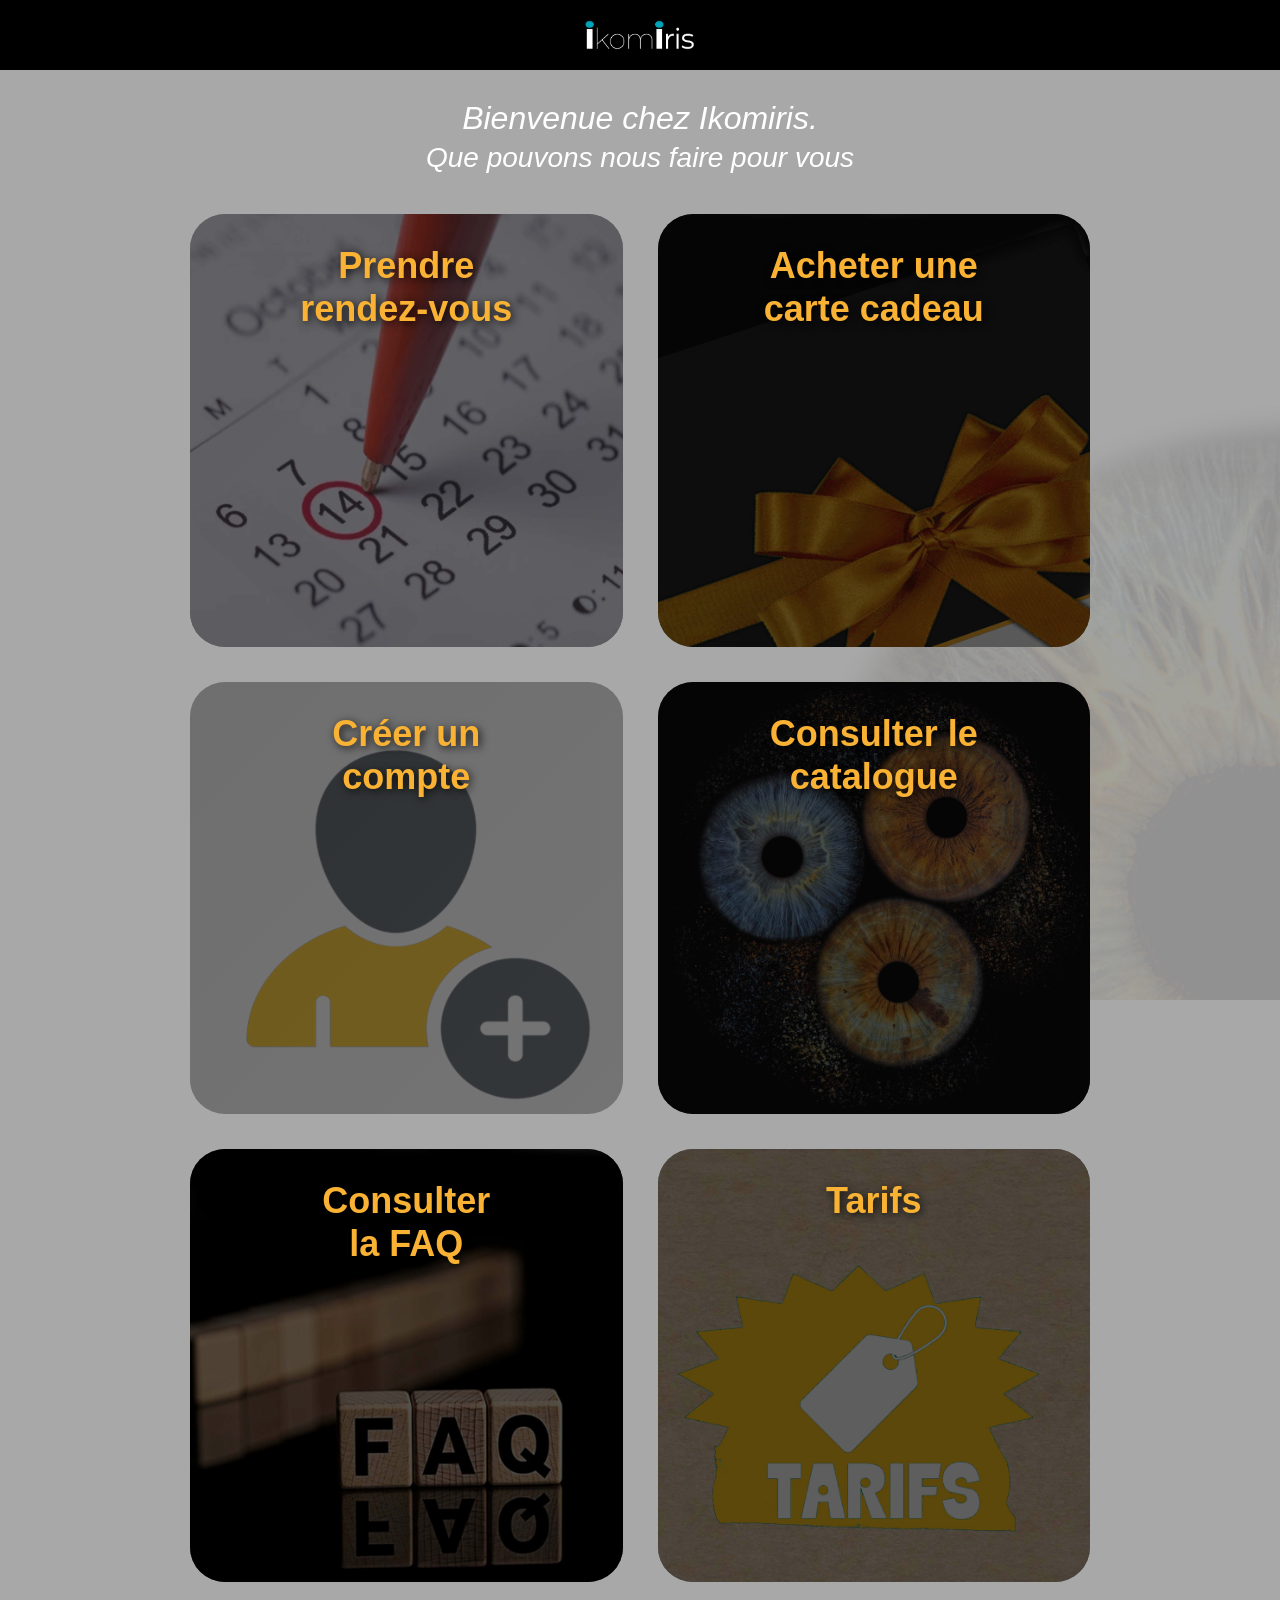
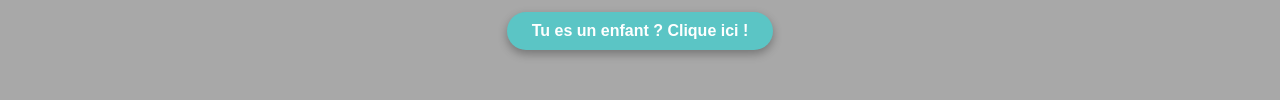
<file: index.html>
<!DOCTYPE html>
<html lang="fr">
<head>
    <meta charset="UTF-8">
    <meta name="viewport" content="width=device-width, initial-scale=1.0, user-scalable=no">
    <meta name="mobile-web-app-capable" content="yes">
    <meta name="apple-mobile-web-app-capable" content="yes">
    <title>Ikomiris - Kiosk</title>
    <link rel="stylesheet" href="styles.css">
</head>
<body>
    <!-- Header with logo -->
    <header class="header">
        <img src="assets/Logo IKI_Enseigne.png" alt="Ikomiris" class="logo-image">
    </header>

    <!-- Main content -->
    <main class="main-content">
        <!-- Welcome message -->
        <div class="welcome-message">
            <p class="welcome-title">Bienvenue chez Ikomiris.</p>
            <p class="welcome-subtitle">Que pouvons nous faire pour vous</p>
        </div>

        <!-- Service cards grid -->
        <div class="services-grid">
            <!-- Card 1: Prendre rendez-vous -->
            <button class="service-card card-appointment" data-service="appointment">
                <div class="card-image">
                    <img src="assets/calendar.jpg" alt="Calendrier">
                </div>
                <div class="card-label">
                    <span class="card-text">Prendre<br>rendez-vous</span>
                </div>
            </button>

            <!-- Card 2: Acheter une carte cadeau -->
            <button class="service-card card-giftcard" data-service="giftcard">
                <div class="card-image">
                    <img src="assets/gift.jpg" alt="Carte cadeau">
                </div>
                <div class="card-label">
                    <span class="card-text">Acheter une<br>carte cadeau</span>
                </div>
            </button>

            <!-- Card 3: Créer un compte -->
            <button class="service-card card-account" data-service="account">
                <div class="card-image">
                    <img src="assets/account.jpg" alt="Créer un compte">
                </div>
                <div class="card-label">
                    <span class="card-text">Créer un<br>compte</span>
                </div>
            </button>

            <!-- Card 4: Consulter le catalogue -->
            <button class="service-card card-catalog" data-service="catalog">
                <div class="card-image">
                    <img src="assets/iris.jpg" alt="Catalogue">
                </div>
                <div class="card-label">
                    <span class="card-text">Consulter le<br>catalogue</span>
                </div>
            </button>

            <!-- Card 5: Consulter la FAQ -->
            <button class="service-card card-faq" data-service="faq">
                <div class="card-image">
                    <img src="assets/faq.jpg" alt="FAQ">
                </div>
                <div class="card-label">
                    <span class="card-text">Consulter<br>la FAQ</span>
                </div>
            </button>

            <!-- Card 6: Tarifs -->
            <button class="service-card card-pricing" data-service="pricing">
                <div class="card-image">
                    <img src="assets/tarifs.jpg" alt="Tarifs">
                </div>
                <div class="card-label">
                    <span class="card-text">Tarifs</span>
                </div>
            </button>
        </div>

        <!-- Kids button -->
        <div class="kids-button-container">
            <button class="kids-button" id="kidsButton">
                Tu es un enfant ? Clique ici !
            </button>
        </div>
    </main>

    <!-- Video modal -->
    <div id="videoModal" class="video-modal">
        <video id="mascotteVideo" class="mascotte-video" preload="none">
            <source src="assets/Mascotte.mp4" type="video/mp4">
        </video>
    </div>

    <!-- Background iris image -->
    <div class="background-iris"></div>

    <!-- JavaScript -->
    <script src="script.js"></script>
</body>
</html>
</file>
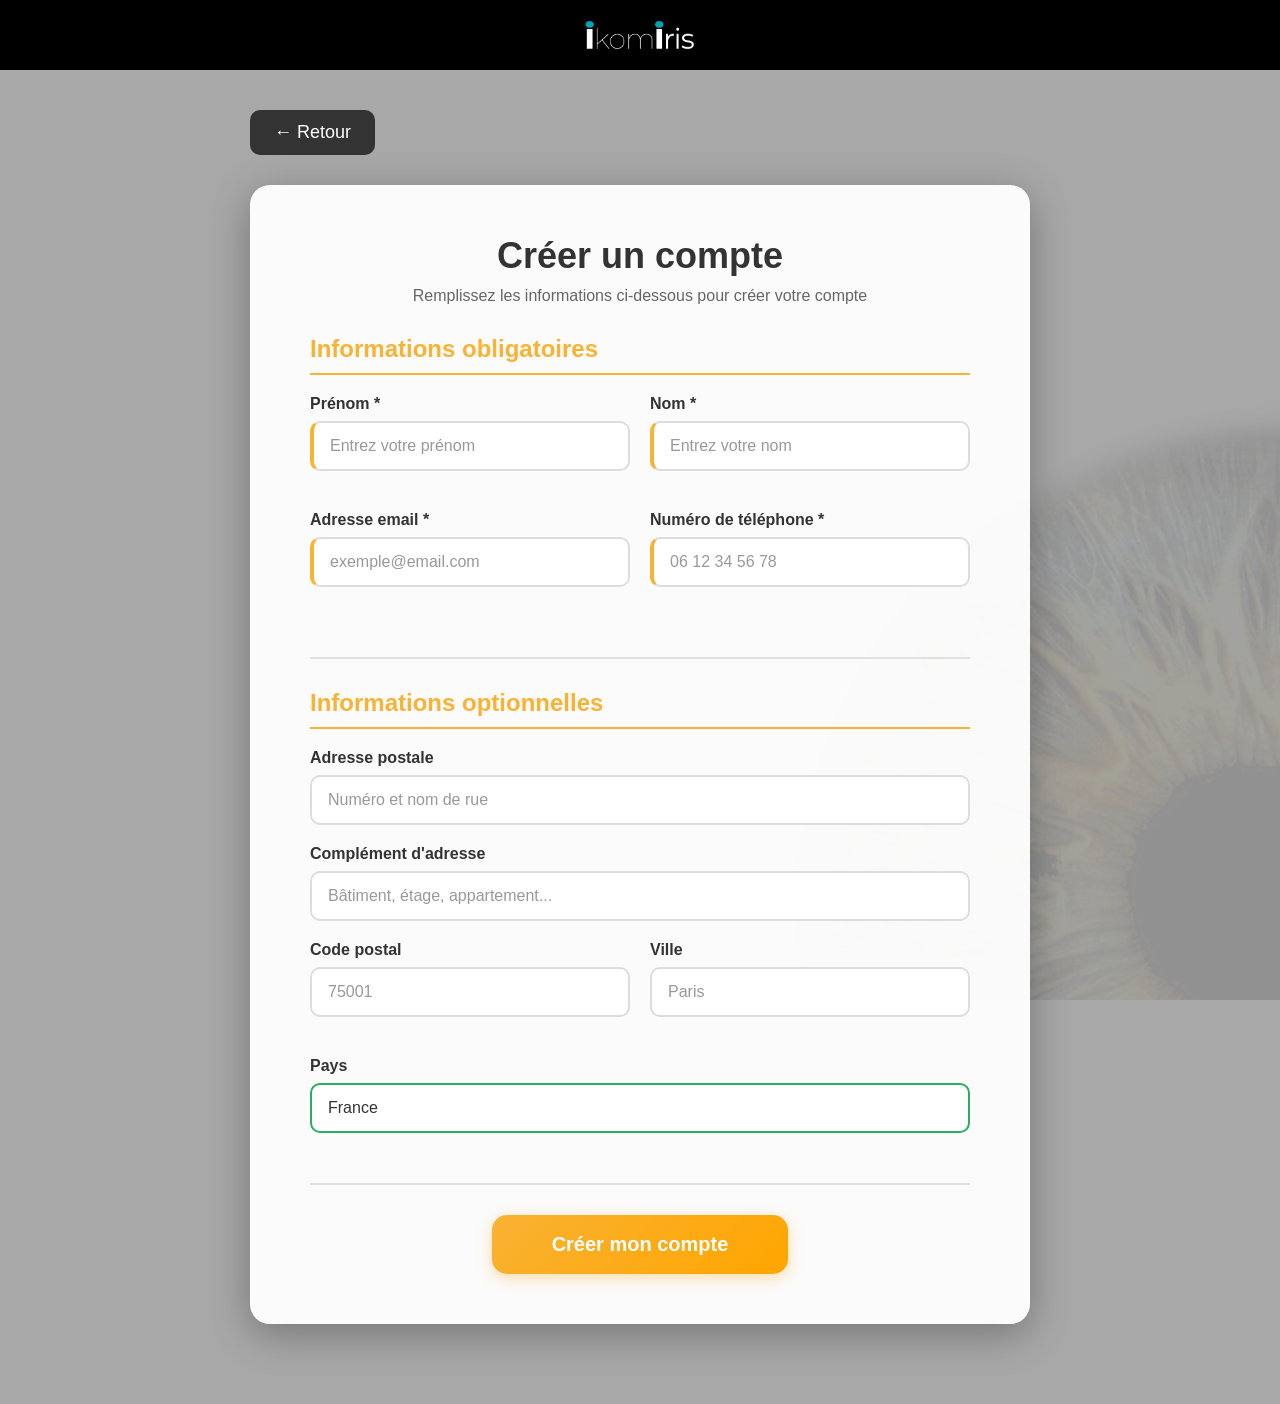
<file: account.html>
<!DOCTYPE html>
<html lang="fr">
<head>
    <meta charset="UTF-8">
    <meta name="viewport" content="width=device-width, initial-scale=1.0, user-scalable=no">
    <meta name="mobile-web-app-capable" content="yes">
    <meta name="apple-mobile-web-app-capable" content="yes">
    <title>Créer un compte - Ikomiris</title>
    <link rel="stylesheet" href="styles.css">
    <link rel="stylesheet" href="account.css">
</head>
<body>
    <!-- Header with logo -->
    <header class="header">
        <img src="assets/Logo IKI_Enseigne.png" alt="Ikomiris" class="logo-image">
    </header>

    <!-- Main content -->
    <main class="main-content">
        <!-- Back button -->
        <div class="back-button-container">
            <button class="back-button" onclick="window.location.href='index.html'">
                ← Retour
            </button>
        </div>

        <!-- Form container -->
        <div class="form-container">
            <h1 class="form-title">Créer un compte</h1>
            <p class="form-subtitle">Remplissez les informations ci-dessous pour créer votre compte</p>

            <form id="accountForm" class="account-form">
                <!-- Informations obligatoires -->
                <div class="form-section">
                    <h2 class="section-title">Informations obligatoires</h2>

                    <div class="form-row">
                        <div class="form-group">
                            <label for="firstName">Prénom *</label>
                            <input
                                type="text"
                                id="firstName"
                                name="firstName"
                                required
                                placeholder="Entrez votre prénom"
                            >
                        </div>

                        <div class="form-group">
                            <label for="lastName">Nom *</label>
                            <input
                                type="text"
                                id="lastName"
                                name="lastName"
                                required
                                placeholder="Entrez votre nom"
                            >
                        </div>
                    </div>

                    <div class="form-row">
                        <div class="form-group">
                            <label for="email">Adresse email *</label>
                            <input
                                type="email"
                                id="email"
                                name="email"
                                required
                                placeholder="exemple@email.com"
                            >
                        </div>

                        <div class="form-group">
                            <label for="phone">Numéro de téléphone *</label>
                            <input
                                type="tel"
                                id="phone"
                                name="phone"
                                required
                                placeholder="06 12 34 56 78"
                            >
                        </div>
                    </div>
                </div>

                <!-- Informations optionnelles -->
                <div class="form-section">
                    <h2 class="section-title">Informations optionnelles</h2>

                    <div class="form-group">
                        <label for="street">Adresse postale</label>
                        <input
                            type="text"
                            id="street"
                            name="street"
                            placeholder="Numéro et nom de rue"
                        >
                    </div>

                    <div class="form-group">
                        <label for="addressBis">Complément d'adresse</label>
                        <input
                            type="text"
                            id="addressBis"
                            name="addressBis"
                            placeholder="Bâtiment, étage, appartement..."
                        >
                    </div>

                    <div class="form-row">
                        <div class="form-group">
                            <label for="postcode">Code postal</label>
                            <input
                                type="text"
                                id="postcode"
                                name="postcode"
                                placeholder="75001"
                                pattern="[0-9]{5}"
                                maxlength="5"
                            >
                        </div>

                        <div class="form-group">
                            <label for="city">Ville</label>
                            <input
                                type="text"
                                id="city"
                                name="city"
                                placeholder="Paris"
                            >
                        </div>
                    </div>

                    <div class="form-group">
                        <label for="country">Pays</label>
                        <input
                            type="text"
                            id="country"
                            name="country"
                            value="France"
                            placeholder="France"
                        >
                    </div>
                </div>

                <!-- Messages -->
                <div id="formMessage" class="form-message" style="display: none;"></div>

                <!-- Submit button -->
                <div class="form-actions">
                    <button type="submit" class="submit-button" id="submitButton">
                        <span class="button-text">Créer mon compte</span>
                        <span class="button-loader" style="display: none;">
                            <span class="loader"></span>
                        </span>
                    </button>
                </div>
            </form>
        </div>
    </main>

    <!-- Background iris image -->
    <div class="background-iris"></div>

    <!-- JavaScript -->
    <script src="account.js"></script>
</body>
</html>
</file>
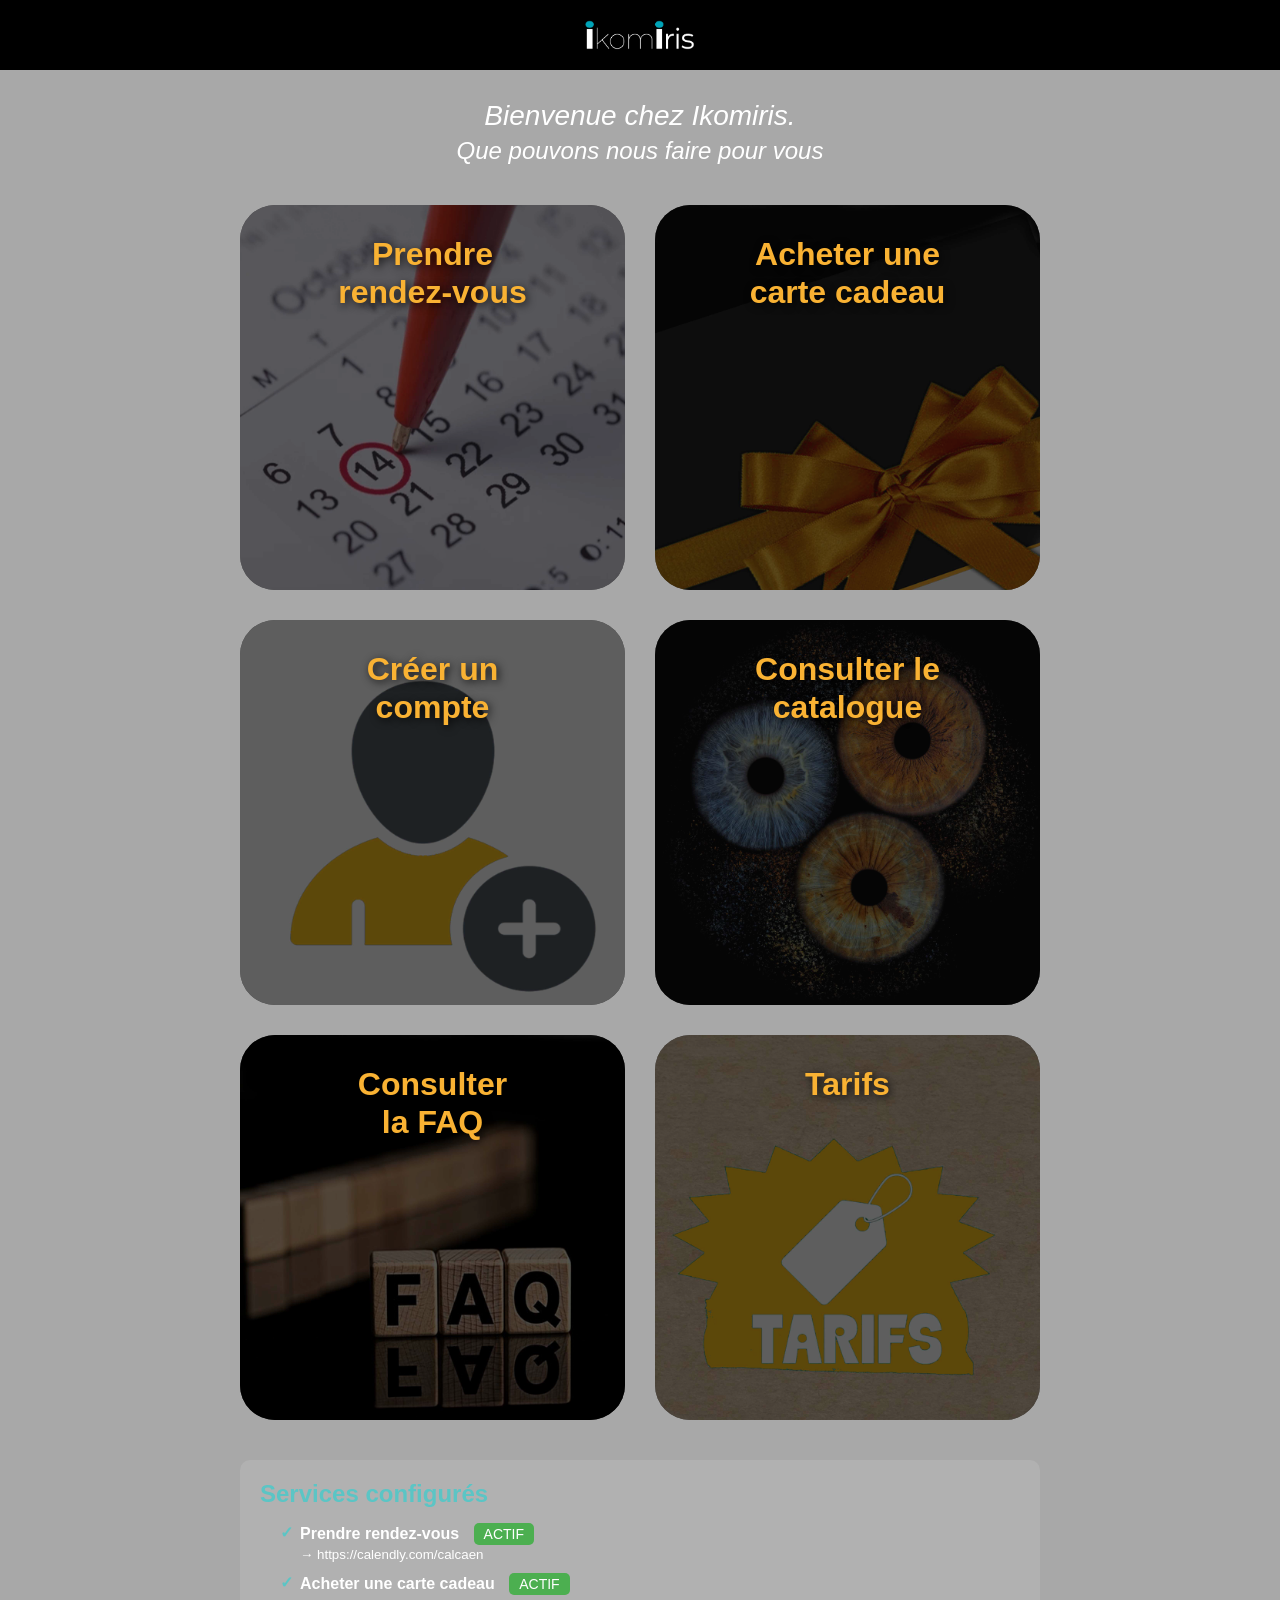
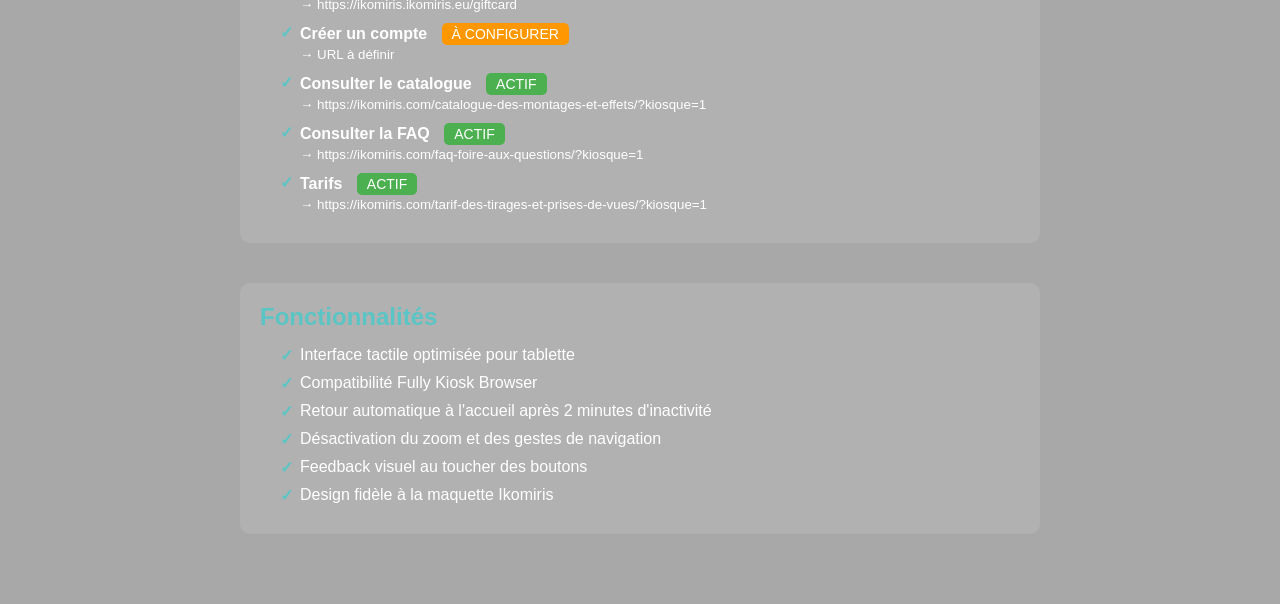
<file: preview.html>
<!DOCTYPE html>
<html lang="fr">
<head>
    <meta charset="UTF-8">
    <meta name="viewport" content="width=device-width, initial-scale=1.0">
    <title>Ikomiris Kiosk - Preview</title>
    <style>
        * {
            margin: 0;
            padding: 0;
            box-sizing: border-box;
        }

        body {
            font-family: 'Arial', 'Helvetica', sans-serif;
            background-color: #a8a8a8;
            color: #fff;
            overflow-x: hidden;
        }

        .header {
            background-color: #000;
            padding: 20px 0;
            text-align: center;
            display: flex;
            justify-content: center;
            align-items: center;
        }

        .logo-image {
            height: 30px;
            width: auto;
            max-width: 90%;
            object-fit: contain;
        }

        .logo {
            font-size: 36px;
            font-weight: 300;
            letter-spacing: 2px;
        }

        .logo-i {
            color: #5bc5c5;
            font-weight: 400;
        }

        .logo-text {
            color: #fff;
        }

        .main-content {
            padding: 30px 60px;
            max-width: 1200px;
            margin: 0 auto;
        }

        .welcome-message {
            text-align: center;
            margin-bottom: 40px;
        }

        .welcome-title {
            font-size: 28px;
            font-style: italic;
            margin-bottom: 5px;
            color: #fff;
        }

        .welcome-subtitle {
            font-size: 24px;
            font-style: italic;
            color: #fff;
        }

        .services-grid {
            display: grid;
            grid-template-columns: repeat(2, 1fr);
            gap: 30px;
            max-width: 800px;
            margin: 0 auto;
        }

        .service-card {
            position: relative;
            width: 100%;
            aspect-ratio: 1;
            border: none;
            border-radius: 35px;
            overflow: hidden;
            cursor: pointer;
            transition: transform 0.2s ease, box-shadow 0.2s ease;
            background: #333;
            display: flex;
            flex-direction: column;
            justify-content: flex-start;
            align-items: center;
        }

        .service-card:hover {
            transform: scale(1.02);
            box-shadow: 0 10px 30px rgba(0, 0, 0, 0.6);
        }

        .card-image {
            position: absolute;
            top: 0;
            left: 0;
            width: 100%;
            height: 100%;
            z-index: 1;
        }

        .card-image img {
            width: 100%;
            height: 100%;
            object-fit: cover;
            opacity: 0.8;
        }

        .card-label {
            position: relative;
            z-index: 2;
            text-align: center;
            padding: 30px 20px 20px 20px;
            margin-top: 0;
        }

        .card-text {
            font-size: 32px;
            font-weight: bold;
            color: #f9b233;
            text-shadow: 2px 2px 8px rgba(0, 0, 0, 0.8);
            line-height: 1.2;
            display: inline-block;
        }

        .card-giftcard {
            background: #1a1a1a;
        }

        .card-catalog {
            background: #1a1a1a;
        }

        .card-faq {
            background: #000;
        }

        .info-section {
            margin: 40px auto;
            max-width: 800px;
            background: rgba(255, 255, 255, 0.1);
            padding: 20px;
            border-radius: 10px;
        }

        .info-section h2 {
            color: #5bc5c5;
            margin-bottom: 15px;
        }

        .info-section ul {
            list-style: none;
            padding-left: 20px;
        }

        .info-section li {
            margin: 10px 0;
            padding-left: 20px;
            position: relative;
        }

        .info-section li:before {
            content: "✓";
            position: absolute;
            left: 0;
            color: #5bc5c5;
            font-weight: bold;
        }

        .status {
            display: inline-block;
            padding: 3px 10px;
            border-radius: 5px;
            font-size: 14px;
            margin-left: 10px;
        }

        .status.active {
            background: #4CAF50;
            color: white;
        }

        .status.pending {
            background: #FF9800;
            color: white;
        }
    </style>
</head>
<body>
    <!-- Header -->
    <header class="header">
        <img src="assets/Logo IKI_Enseigne.png" alt="Ikomiris" class="logo-image">
    </header>

    <!-- Main content -->
    <main class="main-content">
        <!-- Welcome message -->
        <div class="welcome-message">
            <p class="welcome-title">Bienvenue chez Ikomiris.</p>
            <p class="welcome-subtitle">Que pouvons nous faire pour vous</p>
        </div>

        <!-- Services grid -->
        <div class="services-grid">
            <!-- Card 1: Prendre rendez-vous -->
            <div class="service-card card-appointment">
                <div class="card-image">
                    <img src="assets/calendar.jpg" alt="Calendrier">
                </div>
                <div class="card-label">
                    <span class="card-text">Prendre<br>rendez-vous</span>
                </div>
            </div>

            <!-- Card 2: Acheter une carte cadeau -->
            <div class="service-card card-giftcard">
                <div class="card-image">
                    <img src="assets/gift.jpg" alt="Carte cadeau">
                </div>
                <div class="card-label">
                    <span class="card-text">Acheter une<br>carte cadeau</span>
                </div>
            </div>

            <!-- Card 3: Créer un compte -->
            <div class="service-card card-account">
                <div class="card-image">
                    <img src="assets/account.jpg" alt="Créer un compte">
                </div>
                <div class="card-label">
                    <span class="card-text">Créer un<br>compte</span>
                </div>
            </div>

            <!-- Card 4: Consulter le catalogue -->
            <div class="service-card card-catalog">
                <div class="card-image">
                    <img src="assets/iris.jpg" alt="Catalogue">
                </div>
                <div class="card-label">
                    <span class="card-text">Consulter le<br>catalogue</span>
                </div>
            </div>

            <!-- Card 5: Consulter la FAQ -->
            <div class="service-card card-faq">
                <div class="card-image">
                    <img src="assets/faq.jpg" alt="FAQ">
                </div>
                <div class="card-label">
                    <span class="card-text">Consulter<br>la FAQ</span>
                </div>
            </div>

            <!-- Card 6: Tarifs -->
            <div class="service-card card-pricing">
                <div class="card-image">
                    <img src="assets/tarifs.jpg" alt="Tarifs">
                </div>
                <div class="card-label">
                    <span class="card-text">Tarifs</span>
                </div>
            </div>
        </div>

        <!-- Info section -->
        <div class="info-section">
            <h2>Services configurés</h2>
            <ul>
                <li>
                    <strong>Prendre rendez-vous</strong>
                    <span class="status active">ACTIF</span>
                    <br>
                    <small>→ https://calendly.com/calcaen</small>
                </li>
                <li>
                    <strong>Acheter une carte cadeau</strong>
                    <span class="status active">ACTIF</span>
                    <br>
                    <small>→ https://ikomiris.ikomiris.eu/giftcard</small>
                </li>
                <li>
                    <strong>Créer un compte</strong>
                    <span class="status pending">À CONFIGURER</span>
                    <br>
                    <small>→ URL à définir</small>
                </li>
                <li>
                    <strong>Consulter le catalogue</strong>
                    <span class="status active">ACTIF</span>
                    <br>
                    <small>→ https://ikomiris.com/catalogue-des-montages-et-effets/?kiosque=1</small>
                </li>
                <li>
                    <strong>Consulter la FAQ</strong>
                    <span class="status active">ACTIF</span>
                    <br>
                    <small>→ https://ikomiris.com/faq-foire-aux-questions/?kiosque=1</small>
                </li>
                <li>
                    <strong>Tarifs</strong>
                    <span class="status active">ACTIF</span>
                    <br>
                    <small>→ https://ikomiris.com/tarif-des-tirages-et-prises-de-vues/?kiosque=1</small>
                </li>
            </ul>
        </div>

        <div class="info-section">
            <h2>Fonctionnalités</h2>
            <ul>
                <li>Interface tactile optimisée pour tablette</li>
                <li>Compatibilité Fully Kiosk Browser</li>
                <li>Retour automatique à l'accueil après 2 minutes d'inactivité</li>
                <li>Désactivation du zoom et des gestes de navigation</li>
                <li>Feedback visuel au toucher des boutons</li>
                <li>Design fidèle à la maquette Ikomiris</li>
            </ul>
        </div>
    </main>
</body>
</html>
</file>
<file: styles.css>
/* Reset and base styles */
* {
    margin: 0;
    padding: 0;
    box-sizing: border-box;
}

body {
    font-family: 'Arial', 'Helvetica', sans-serif;
    background-color: #a8a8a8;
    color: #fff;
    overflow: hidden;
    position: relative;
    width: 100vw;
    height: 100vh;
    -webkit-touch-callout: none;
    -webkit-user-select: none;
    user-select: none;
}

/* Header */
.header {
    background-color: #000;
    padding: 20px 0;
    text-align: center;
    position: relative;
    z-index: 10;
    display: flex;
    justify-content: center;
    align-items: center;
}

.logo-image {
    height: 30px;
    width: auto;
    max-width: 90%;
    object-fit: contain;
}

.logo {
    font-size: 36px;
    font-weight: 300;
    letter-spacing: 2px;
}

.logo-i {
    color: #5bc5c5;
    font-weight: 400;
}

.logo-text {
    color: #fff;
}

/* Main content */
.main-content {
    position: relative;
    z-index: 5;
    padding: 30px 60px;
    max-width: 1200px;
    margin: 0 auto;
}

/* Welcome message */
.welcome-message {
    text-align: center;
    margin-bottom: 40px;
}

.welcome-title {
    font-size: 28px;
    font-style: italic;
    margin-bottom: 5px;
    color: #fff;
}

.welcome-subtitle {
    font-size: 24px;
    font-style: italic;
    color: #fff;
}

/* Services grid */
.services-grid {
    display: grid;
    grid-template-columns: repeat(2, 1fr);
    gap: 30px;
    max-width: 800px;
    margin: 0 auto;
}

/* Service card */
.service-card {
    position: relative;
    width: 100%;
    aspect-ratio: 1;
    border: none;
    border-radius: 35px;
    overflow: hidden;
    cursor: pointer;
    transition: transform 0.2s ease, box-shadow 0.2s ease;
    background: #333;
    padding: 0;
    display: flex;
    flex-direction: column;
    justify-content: flex-start;
    align-items: center;
    -webkit-tap-highlight-color: transparent;
}

.service-card:active {
    transform: scale(0.95);
    box-shadow: 0 5px 15px rgba(0, 0, 0, 0.5);
}

.service-card:hover {
    transform: scale(1.02);
    box-shadow: 0 10px 30px rgba(0, 0, 0, 0.6);
}

/* Card image */
.card-image {
    position: absolute;
    top: 0;
    left: 0;
    width: 100%;
    height: 100%;
    z-index: 1;
}

.card-image img {
    width: 100%;
    height: 100%;
    object-fit: cover;
    opacity: 0.8;
}

/* Card label */
.card-label {
    position: relative;
    z-index: 2;
    text-align: center;
    padding: 30px 20px 20px 20px;
    margin-top: 0;
}

.card-text {
    font-size: 32px;
    font-weight: bold;
    color: #f9b233;
    text-shadow: 2px 2px 8px rgba(0, 0, 0, 0.8);
    line-height: 1.2;
    display: inline-block;
}

/* Specific card styling */
.card-appointment .card-image {
    background: linear-gradient(135deg, rgba(255,255,255,0.2), rgba(200,200,200,0.4));
}

.card-giftcard {
    background: #1a1a1a;
}

.card-account {
    background: linear-gradient(135deg, rgba(100,100,100,0.5), rgba(150,150,150,0.5));
}

.card-catalog {
    background: #1a1a1a;
}

.card-faq {
    background: #000;
}

/* Kids button container */
.kids-button-container {
    display: flex;
    justify-content: center;
    margin-top: 30px;
    margin-bottom: 20px;
}

/* Kids button */
.kids-button {
    background-color: #5bc5c5;
    color: #fff;
    border: none;
    border-radius: 20px;
    padding: 10px 25px;
    font-size: 16px;
    font-weight: bold;
    cursor: pointer;
    transition: transform 0.2s ease, box-shadow 0.2s ease, background-color 0.2s ease;
    -webkit-tap-highlight-color: transparent;
    box-shadow: 0 4px 10px rgba(0, 0, 0, 0.3);
}

.kids-button:hover {
    background-color: #4ab0b0;
    transform: scale(1.05);
    box-shadow: 0 6px 15px rgba(0, 0, 0, 0.4);
}

.kids-button:active {
    transform: scale(0.98);
}

/* Video modal */
.video-modal {
    display: none;
    position: fixed;
    top: 0;
    left: 0;
    width: 100vw;
    height: 100vh;
    background-color: #000;
    z-index: 1000;
    justify-content: center;
    align-items: center;
}

.video-modal.active {
    display: flex;
}

.mascotte-video {
    width: 100%;
    height: 100%;
    object-fit: contain;
}

/* Background iris */
.background-iris {
    position: fixed;
    bottom: -100px;
    right: -100px;
    width: 600px;
    height: 600px;
    background-image: url('assets/oeil.png');
    background-size: cover;
    background-position: bottom right;
    opacity: 0.3;
    z-index: 1;
    pointer-events: none;
}

/* Tablet landscape optimization */
@media screen and (min-width: 768px) and (orientation: landscape) {
    .services-grid {
        max-width: 900px;
        gap: 35px;
    }

    .welcome-title {
        font-size: 32px;
    }

    .welcome-subtitle {
        font-size: 28px;
    }

    .card-text {
        font-size: 36px;
    }
}

/* Tablet portrait optimization */
@media screen and (max-width: 767px) and (orientation: portrait) {
    .main-content {
        padding: 20px 30px;
    }

    .services-grid {
        grid-template-columns: 1fr;
        gap: 25px;
        max-width: 400px;
    }

    .service-card {
        aspect-ratio: 1.2;
    }

    .card-text {
        font-size: 28px;
    }
}

/* Touch optimization */
@media (hover: none) {
    .service-card:hover {
        transform: none;
    }
}

/* Prevent text selection and context menu */
.service-card * {
    pointer-events: none;
}

.service-card {
    pointer-events: auto;
}

/* Loading animation */
@keyframes pulse {
    0%, 100% {
        opacity: 1;
    }
    50% {
        opacity: 0.7;
    }
}

.service-card.loading {
    animation: pulse 1s infinite;
}

/* Accessibility - focus states */
.service-card:focus {
    outline: 3px solid #5bc5c5;
    outline-offset: 4px;
}

/* Fully Kiosk Browser optimizations */
body.kiosk-mode {
    overflow: hidden;
    position: fixed;
    width: 100%;
    height: 100%;
}
</file>
<file: account.css>
/* Account form specific styles */

/* Allow scrolling for the form page */
body {
    overflow-y: auto;
    height: auto;
    min-height: 100vh;
}

.main-content {
    padding: 30px 40px 60px;
    max-width: 900px;
    margin: 0 auto;
}

/* Back button */
.back-button-container {
    margin-bottom: 30px;
}

.back-button {
    background-color: #333;
    color: #fff;
    border: none;
    border-radius: 10px;
    padding: 12px 24px;
    font-size: 18px;
    cursor: pointer;
    transition: all 0.2s ease;
    -webkit-tap-highlight-color: transparent;
}

.back-button:hover {
    background-color: #444;
    transform: translateX(-5px);
}

.back-button:active {
    transform: scale(0.95) translateX(-5px);
}

/* Form container */
.form-container {
    background: rgba(255, 255, 255, 0.95);
    border-radius: 20px;
    padding: 40px;
    box-shadow: 0 10px 40px rgba(0, 0, 0, 0.3);
}

.form-title {
    color: #333;
    font-size: 32px;
    margin-bottom: 10px;
    text-align: center;
}

.form-subtitle {
    color: #666;
    font-size: 16px;
    margin-bottom: 30px;
    text-align: center;
}

/* Form sections */
.form-section {
    margin-bottom: 30px;
    padding-bottom: 30px;
    border-bottom: 2px solid #e0e0e0;
}

.form-section:last-of-type {
    border-bottom: none;
}

.section-title {
    color: #f9b233;
    font-size: 22px;
    margin-bottom: 20px;
    padding-bottom: 10px;
    border-bottom: 2px solid #f9b233;
}

/* Form groups */
.form-row {
    display: grid;
    grid-template-columns: 1fr 1fr;
    gap: 20px;
    margin-bottom: 20px;
}

.form-group {
    margin-bottom: 20px;
}

.form-group label {
    display: block;
    color: #333;
    font-size: 16px;
    font-weight: 600;
    margin-bottom: 8px;
}

.form-group input {
    width: 100%;
    padding: 14px 16px;
    font-size: 16px;
    border: 2px solid #ddd;
    border-radius: 10px;
    background-color: #fff;
    color: #333;
    transition: all 0.2s ease;
    -webkit-appearance: none;
    appearance: none;
}

.form-group input:focus {
    outline: none;
    border-color: #5bc5c5;
    box-shadow: 0 0 0 3px rgba(91, 197, 197, 0.1);
}

.form-group input::placeholder {
    color: #999;
}

.form-group input:required {
    border-left: 4px solid #f9b233;
}

.form-group input:invalid:not(:placeholder-shown) {
    border-color: #e74c3c;
}

.form-group input:valid:not(:placeholder-shown) {
    border-color: #27ae60;
}

/* Form message */
.form-message {
    padding: 16px 20px;
    border-radius: 10px;
    margin-bottom: 20px;
    font-size: 16px;
    font-weight: 500;
    text-align: center;
}

.form-message.success {
    background-color: #d4edda;
    color: #155724;
    border: 2px solid #c3e6cb;
}

.form-message.error {
    background-color: #f8d7da;
    color: #721c24;
    border: 2px solid #f5c6cb;
}

/* Submit button */
.form-actions {
    margin-top: 30px;
    text-align: center;
}

.submit-button {
    background: linear-gradient(135deg, #f9b233, #ffa500);
    color: #fff;
    border: none;
    border-radius: 15px;
    padding: 18px 60px;
    font-size: 20px;
    font-weight: bold;
    cursor: pointer;
    transition: all 0.3s ease;
    box-shadow: 0 4px 15px rgba(249, 178, 51, 0.4);
    min-width: 250px;
    position: relative;
    -webkit-tap-highlight-color: transparent;
}

.submit-button:hover:not(:disabled) {
    transform: translateY(-2px);
    box-shadow: 0 6px 20px rgba(249, 178, 51, 0.6);
}

.submit-button:active:not(:disabled) {
    transform: translateY(0);
    box-shadow: 0 2px 10px rgba(249, 178, 51, 0.4);
}

.submit-button:disabled {
    opacity: 0.7;
    cursor: not-allowed;
}

/* Loader animation */
.loader {
    display: inline-block;
    width: 20px;
    height: 20px;
    border: 3px solid rgba(255, 255, 255, 0.3);
    border-radius: 50%;
    border-top-color: #fff;
    animation: spin 0.8s linear infinite;
}

@keyframes spin {
    to {
        transform: rotate(360deg);
    }
}

/* Tablet landscape optimization */
@media screen and (min-width: 768px) and (orientation: landscape) {
    .main-content {
        padding: 40px 60px 80px;
    }

    .form-container {
        padding: 50px 60px;
    }

    .form-title {
        font-size: 36px;
    }

    .section-title {
        font-size: 24px;
    }
}

/* Tablet portrait and mobile optimization */
@media screen and (max-width: 767px) {
    .main-content {
        padding: 20px 20px 40px;
    }

    .form-container {
        padding: 30px 25px;
    }

    .form-title {
        font-size: 28px;
    }

    .form-subtitle {
        font-size: 14px;
    }

    .section-title {
        font-size: 20px;
    }

    .form-row {
        grid-template-columns: 1fr;
        gap: 0;
    }

    .form-group label {
        font-size: 15px;
    }

    .form-group input {
        padding: 12px 14px;
        font-size: 16px; /* Prevent zoom on iOS */
    }

    .submit-button {
        padding: 16px 40px;
        font-size: 18px;
        min-width: 200px;
    }

    .back-button {
        padding: 10px 20px;
        font-size: 16px;
    }
}

/* Touch optimization */
@media (hover: none) {
    .submit-button:hover {
        transform: none;
    }

    .back-button:hover {
        transform: none;
    }
}

/* Prevent background scrolling on mobile */
@media screen and (max-width: 767px) {
    .background-iris {
        position: absolute;
    }
}

/* Accessibility - focus states */
.submit-button:focus {
    outline: 3px solid #5bc5c5;
    outline-offset: 4px;
}

.back-button:focus {
    outline: 3px solid #5bc5c5;
    outline-offset: 4px;
}

/* Allow text selection in form */
.form-container,
.form-container * {
    -webkit-user-select: text;
    user-select: text;
}

.submit-button,
.back-button {
    -webkit-user-select: none;
    user-select: none;
}
</file>
